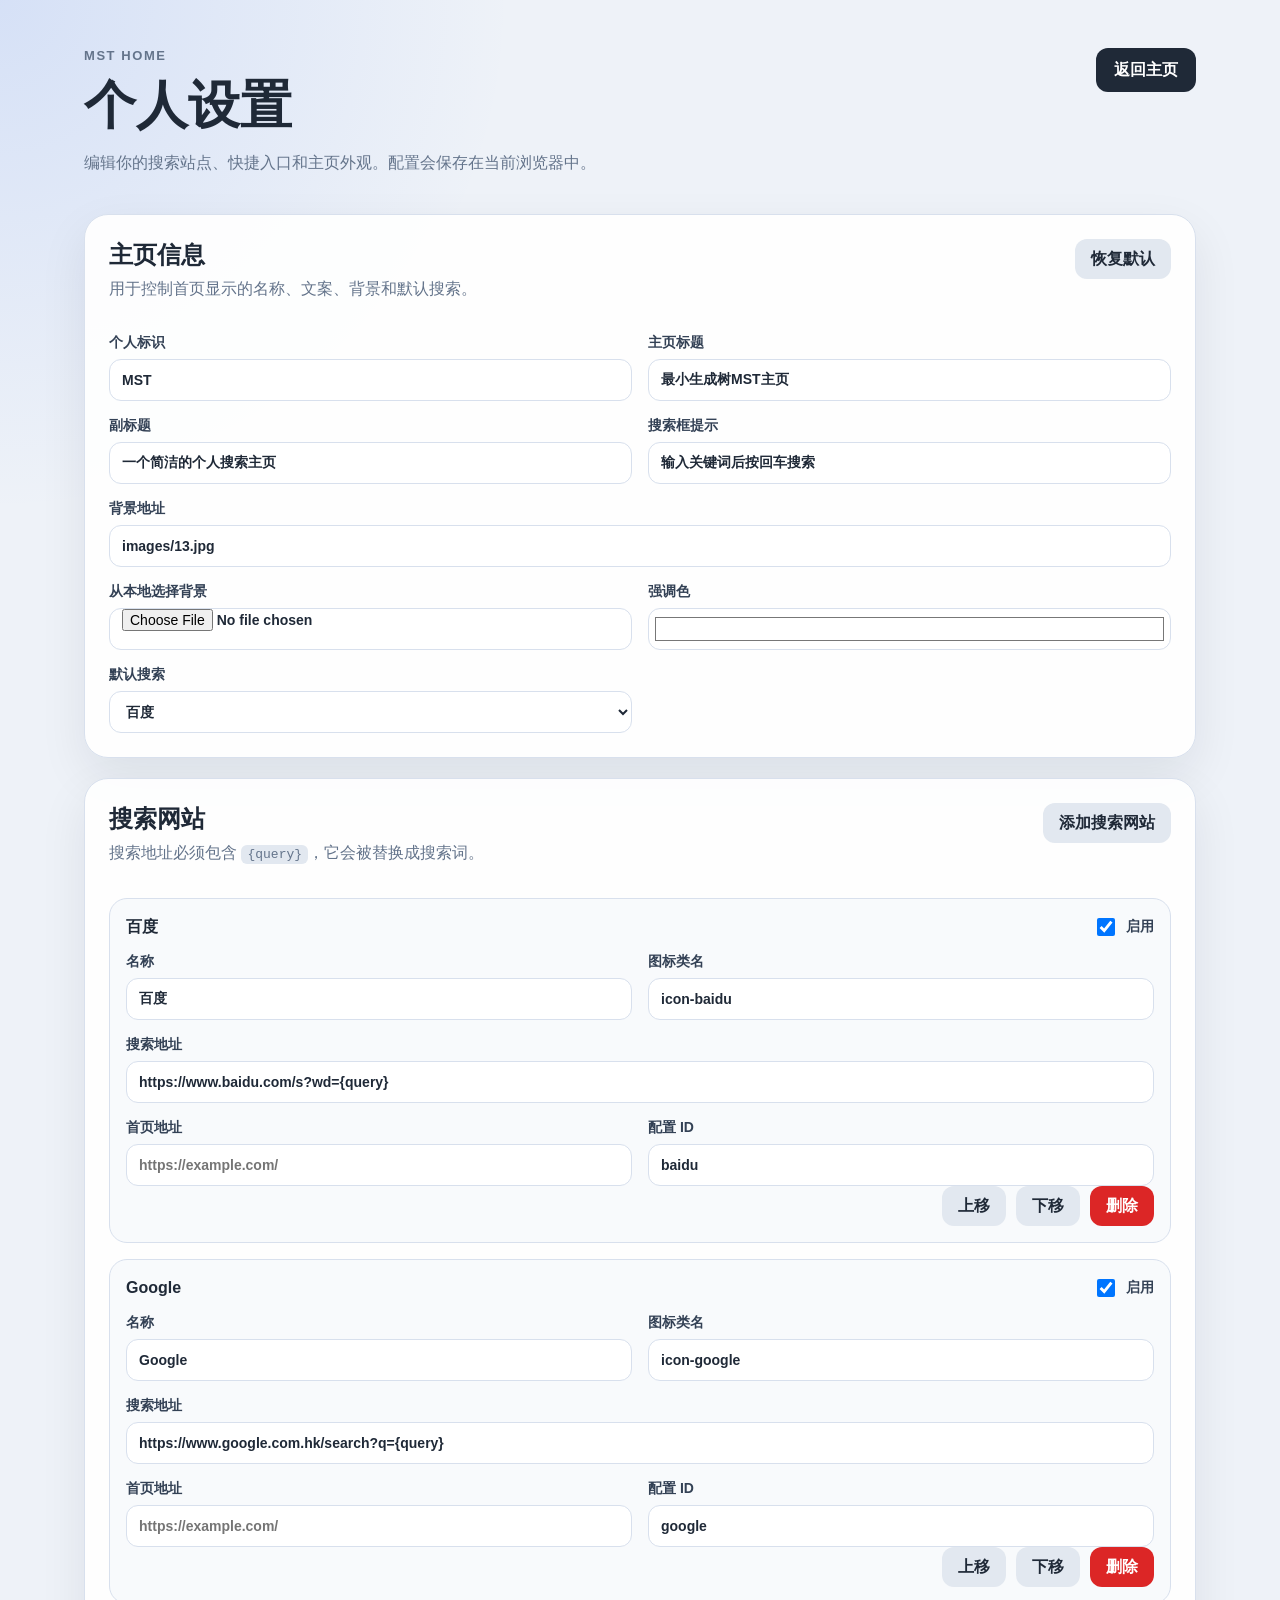
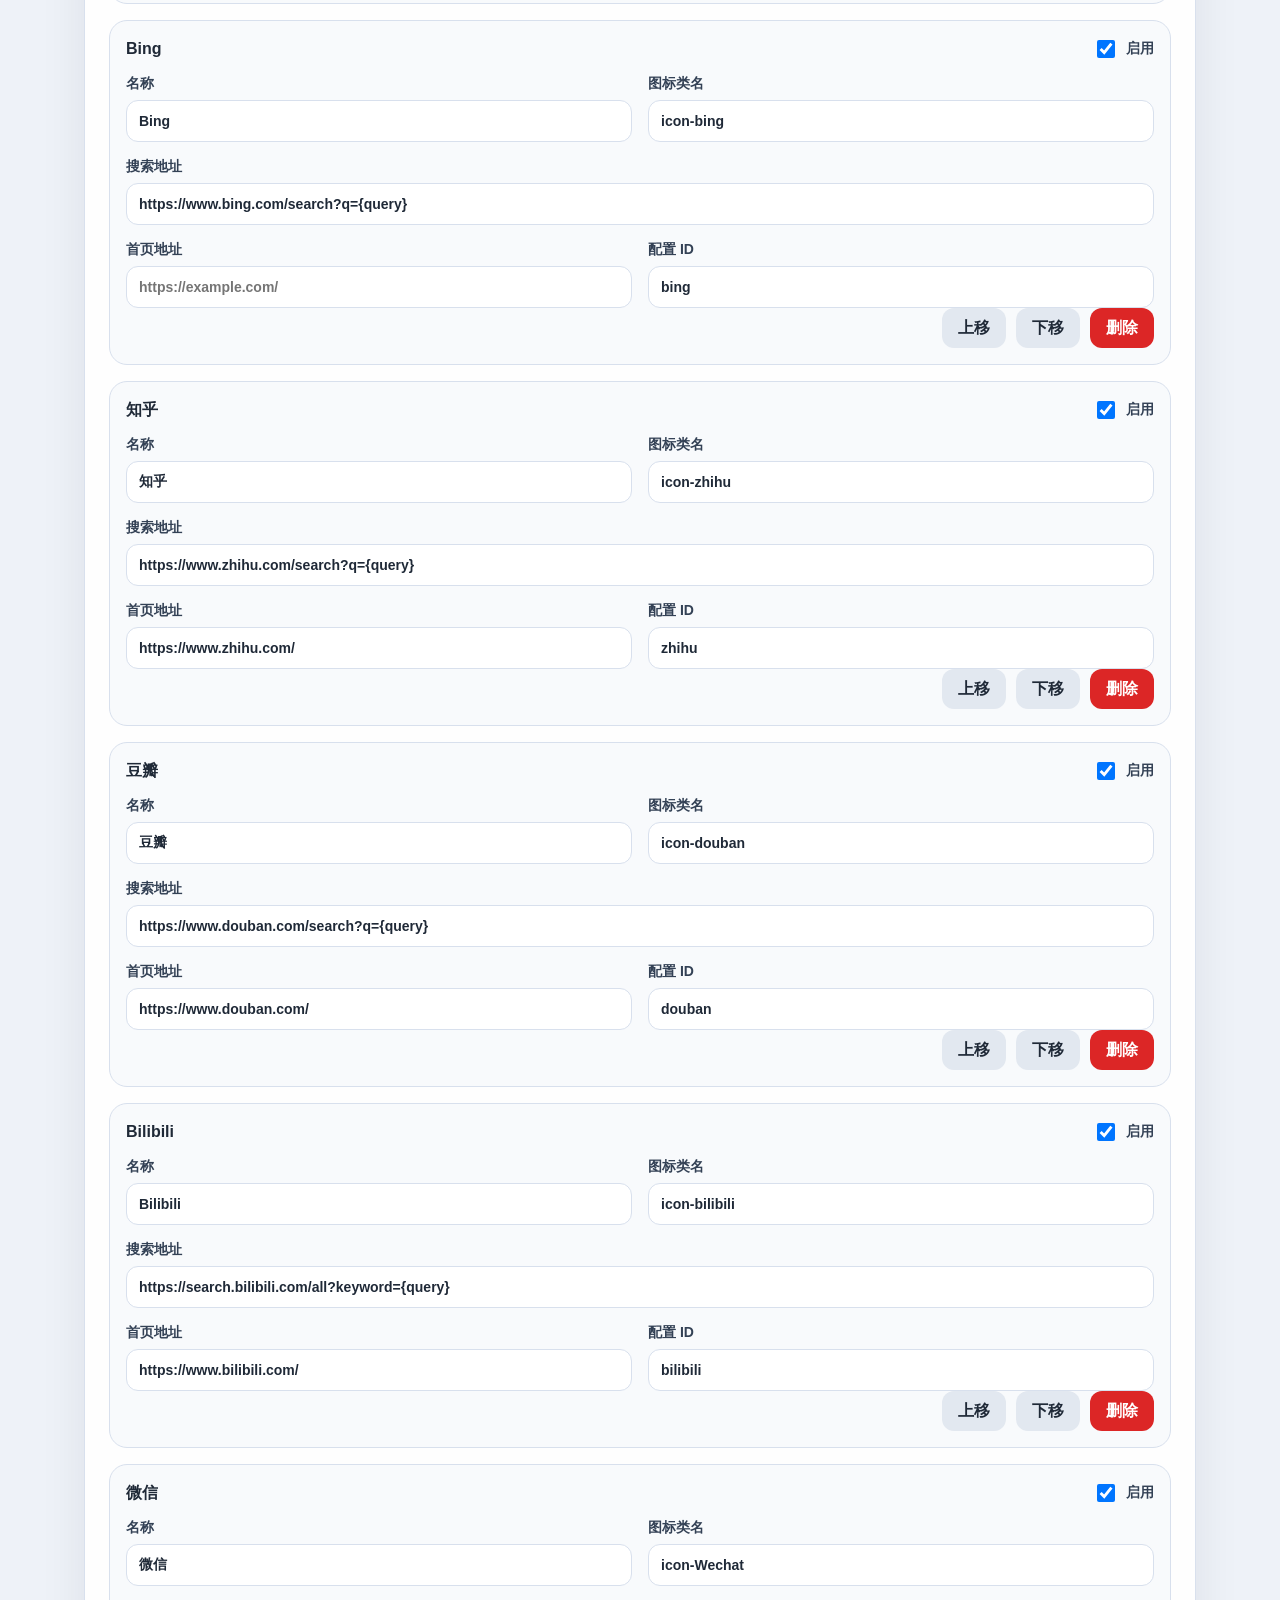
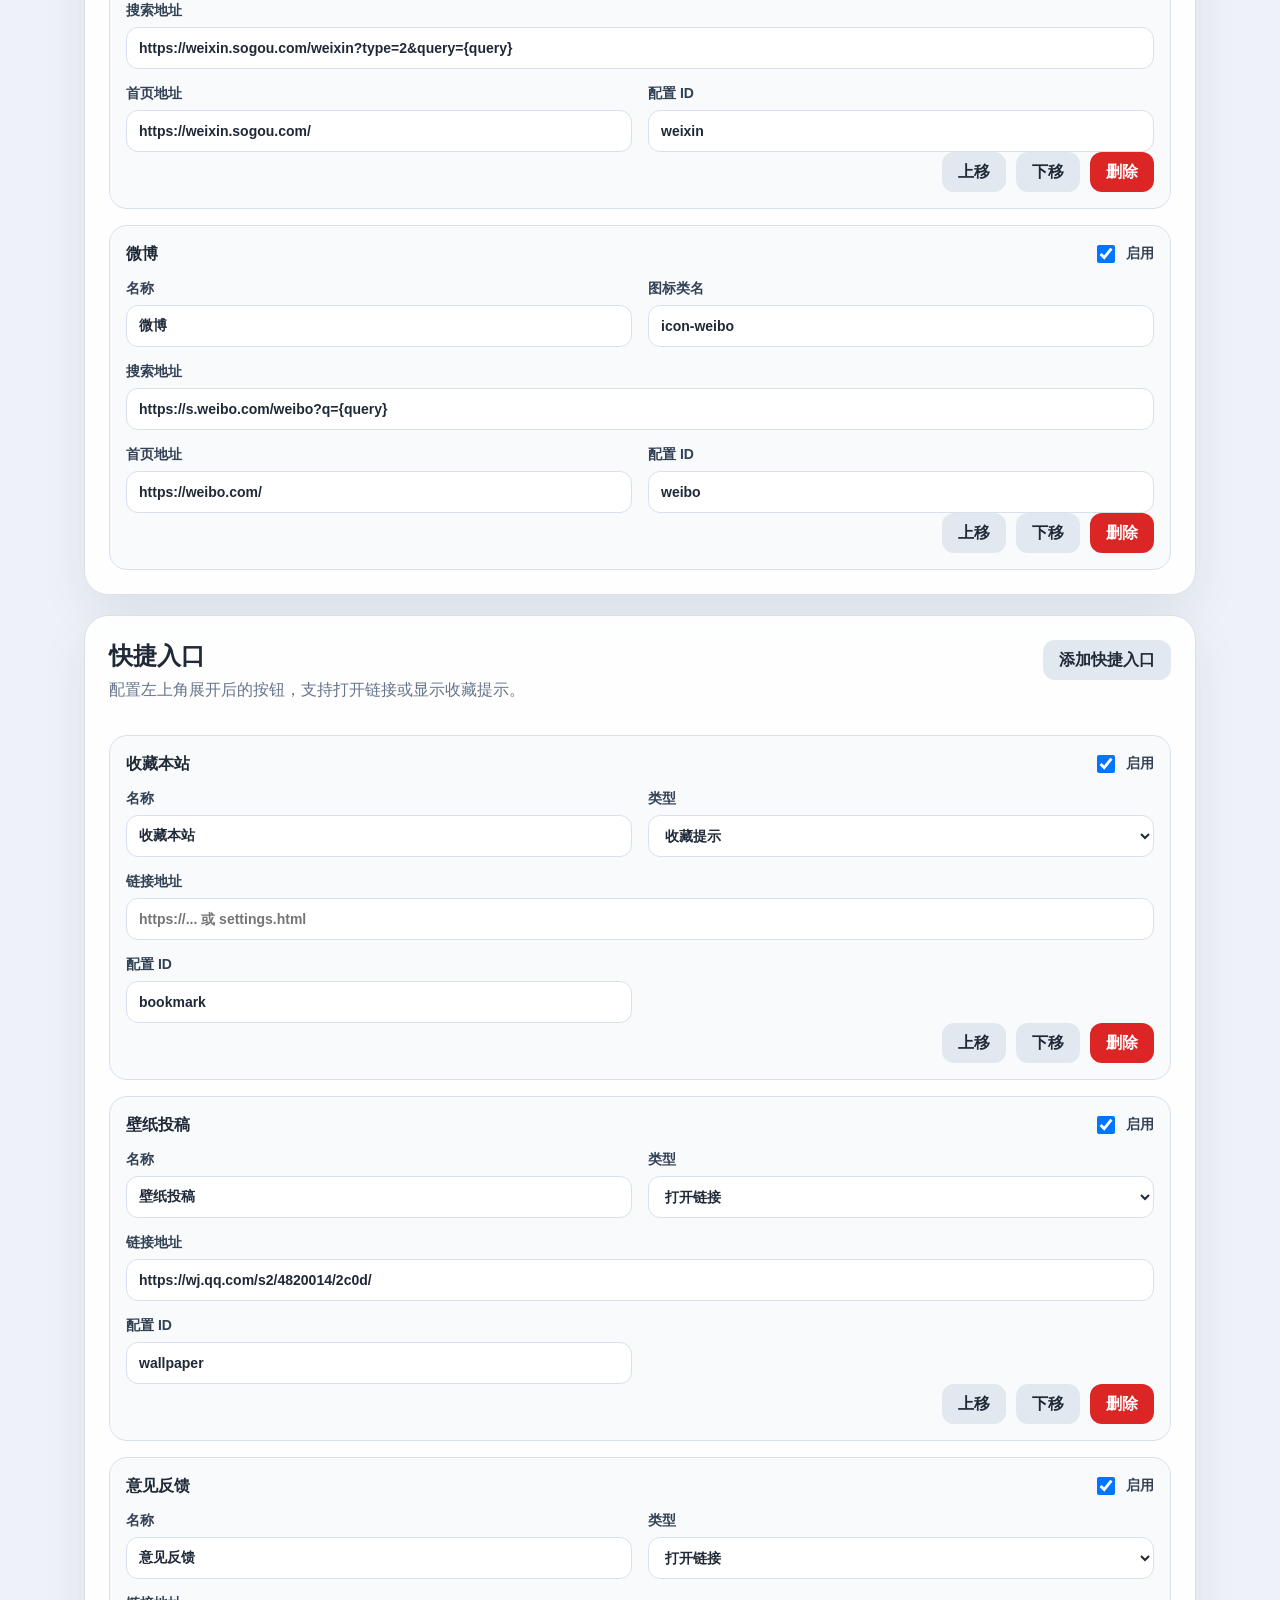
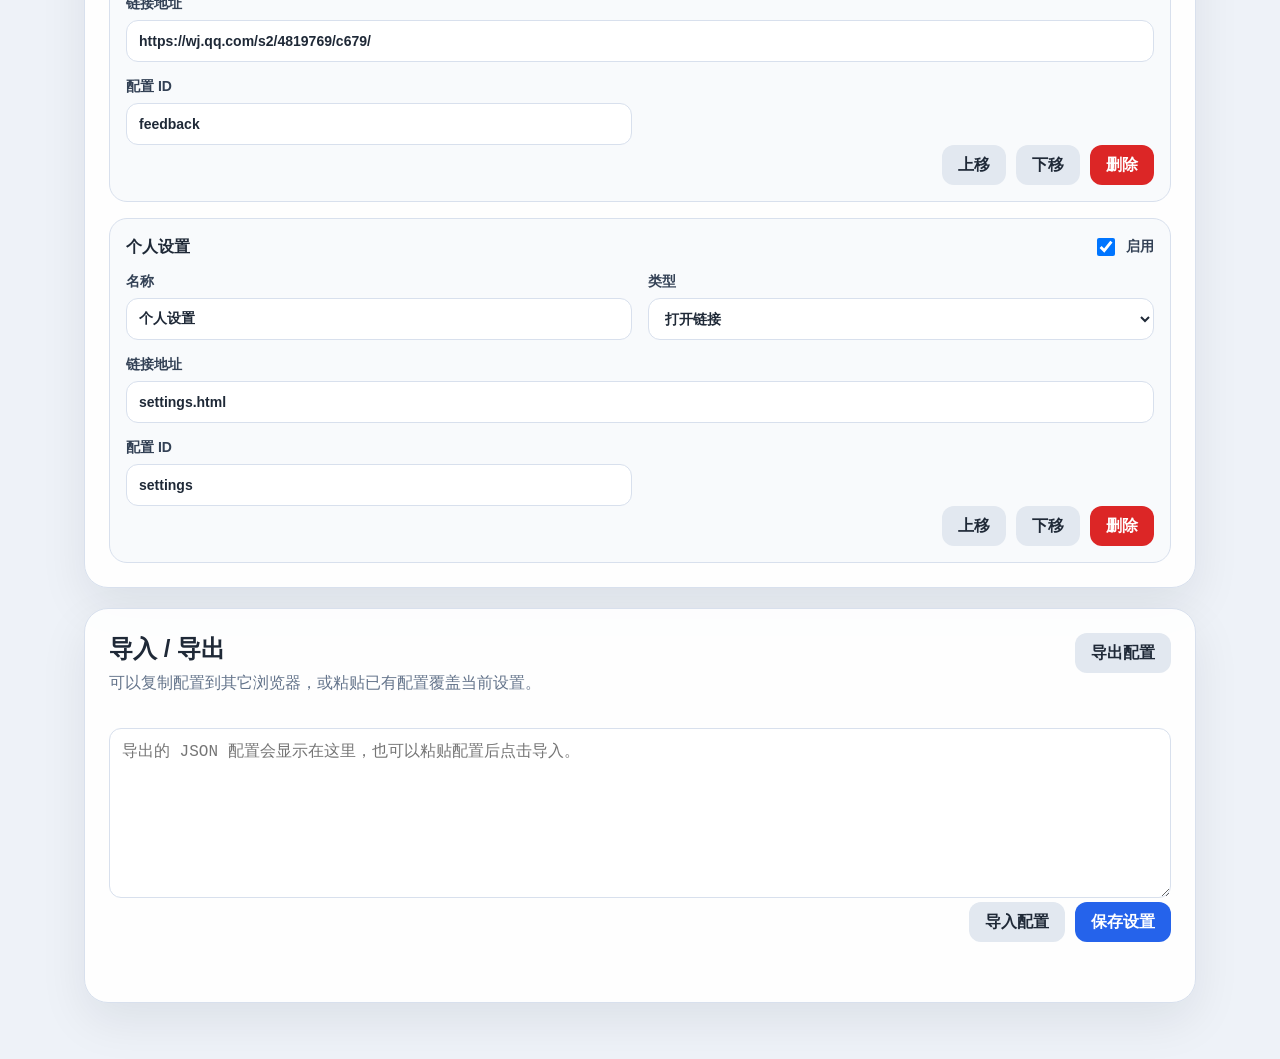
<file: settings.html>
<!DOCTYPE html>
<html lang="zh-CN">
<head>
    <meta charset="UTF-8">
    <meta name="viewport" content="width=device-width, initial-scale=1.0">
    <title>个人设置 - 最小生成树MST主页</title>
    <link rel="stylesheet" href="settings.css">
</head>
<body>
    <header class="settings-header">
        <div>
            <p class="eyebrow">MST Home</p>
            <h1>个人设置</h1>
            <p>编辑你的搜索站点、快捷入口和主页外观。配置会保存在当前浏览器中。</p>
        </div>
        <a class="back-link" href="index.html">返回主页</a>
    </header>

    <main class="settings-layout">
        <section class="card">
            <div class="card-heading">
                <div>
                    <h2>主页信息</h2>
                    <p>用于控制首页显示的名称、文案、背景和默认搜索。</p>
                </div>
                <button type="button" class="secondary" id="resetConfig">恢复默认</button>
            </div>

            <form class="grid-form" id="profileForm">
                <label>
                    个人标识
                    <input type="text" name="name" placeholder="例如 MST">
                </label>
                <label>
                    主页标题
                    <input type="text" name="title" placeholder="例如 我的搜索主页">
                </label>
                <label>
                    副标题
                    <input type="text" name="subtitle" placeholder="显示在标题下方">
                </label>
                <label>
                    搜索框提示
                    <input type="text" name="placeholder" placeholder="输入关键词后按回车搜索">
                </label>
                <label class="wide">
                    背景地址
                    <input type="text" name="background" placeholder="images/13.jpg 或 https://...">
                </label>
                <label>
                    从本地选择背景
                    <input type="file" id="backgroundFile" accept="image/*">
                </label>
                <label>
                    强调色
                    <input type="color" name="accentColor">
                </label>
                <label>
                    默认搜索
                    <select name="defaultEngineId" id="defaultEngine"></select>
                </label>
            </form>
        </section>

        <section class="card">
            <div class="card-heading">
                <div>
                    <h2>搜索网站</h2>
                    <p>搜索地址必须包含 <code>{query}</code>，它会被替换成搜索词。</p>
                </div>
                <button type="button" class="secondary" id="addEngine">添加搜索网站</button>
            </div>
            <div class="item-list" id="engineList"></div>
        </section>

        <section class="card">
            <div class="card-heading">
                <div>
                    <h2>快捷入口</h2>
                    <p>配置左上角展开后的按钮，支持打开链接或显示收藏提示。</p>
                </div>
                <button type="button" class="secondary" id="addAction">添加快捷入口</button>
            </div>
            <div class="item-list" id="actionList"></div>
        </section>

        <section class="card">
            <div class="card-heading">
                <div>
                    <h2>导入 / 导出</h2>
                    <p>可以复制配置到其它浏览器，或粘贴已有配置覆盖当前设置。</p>
                </div>
                <button type="button" class="secondary" id="exportConfig">导出配置</button>
            </div>
            <textarea id="configText" rows="8" spellcheck="false" placeholder="导出的 JSON 配置会显示在这里，也可以粘贴配置后点击导入。"></textarea>
            <div class="actions-row">
                <button type="button" class="secondary" id="importConfig">导入配置</button>
                <button type="button" class="primary" id="saveConfig">保存设置</button>
            </div>
            <p class="message" id="message" role="status"></p>
        </section>
    </main>

    <script src="config.js"></script>
    <script src="settings.js"></script>
</body>
</html>
</file>
<file: settings.css>
* {
    box-sizing: border-box;
}

:root {
    --bg: #eef2f8;
    --card: #ffffff;
    --text: #1f2937;
    --muted: #64748b;
    --border: #d8e0ed;
    --primary: #2563eb;
    --primary-dark: #1d4ed8;
}

body {
    margin: 0;
    color: var(--text);
    background:
        radial-gradient(circle at top left, rgba(37, 99, 235, 0.12), transparent 32rem),
        var(--bg);
    font-family: -apple-system, BlinkMacSystemFont, "Segoe UI", "Microsoft YaHei", sans-serif;
}

a {
    color: inherit;
    text-decoration: none;
}

button,
input,
select,
textarea {
    font: inherit;
}

.settings-header {
    display: flex;
    align-items: flex-start;
    justify-content: space-between;
    gap: 24px;
    max-width: 1160px;
    margin: 0 auto;
    padding: 48px 24px 24px;
}

.eyebrow {
    margin: 0 0 8px;
    color: var(--primary);
    font-size: 13px;
    font-weight: 800;
    letter-spacing: 0.12em;
    text-transform: uppercase;
}

h1,
h2,
p {
    margin-top: 0;
}

h1 {
    margin-bottom: 12px;
    font-size: clamp(32px, 5vw, 52px);
}

h2 {
    margin-bottom: 8px;
}

.settings-header p,
.card-heading p {
    color: var(--muted);
}

.back-link,
button {
    border: 0;
    border-radius: 12px;
    cursor: pointer;
    font-weight: 700;
}

.back-link {
    display: inline-flex;
    align-items: center;
    min-height: 44px;
    padding: 0 18px;
    color: #ffffff;
    background: var(--text);
    white-space: nowrap;
}

.settings-layout {
    display: grid;
    gap: 20px;
    max-width: 1160px;
    margin: 0 auto 56px;
    padding: 0 24px;
}

.card {
    border: 1px solid var(--border);
    border-radius: 24px;
    background: rgba(255, 255, 255, 0.92);
    box-shadow: 0 18px 48px rgba(15, 23, 42, 0.08);
    padding: 24px;
}

.card-heading {
    display: flex;
    align-items: flex-start;
    justify-content: space-between;
    gap: 18px;
    margin-bottom: 18px;
}

.grid-form,
.item-grid {
    display: grid;
    grid-template-columns: repeat(2, minmax(0, 1fr));
    gap: 16px;
}

label {
    display: grid;
    gap: 7px;
    color: #334155;
    font-size: 14px;
    font-weight: 700;
}

.wide {
    grid-column: 1 / -1;
}

input,
select,
textarea {
    width: 100%;
    border: 1px solid var(--border);
    border-radius: 12px;
    outline: 0;
    color: var(--text);
    background: #ffffff;
}

input,
select {
    height: 42px;
    padding: 0 12px;
}

input[type="color"] {
    padding: 4px;
}

input[type="checkbox"] {
    width: 18px;
    height: 18px;
}

input:focus,
select:focus,
textarea:focus {
    border-color: var(--primary);
    box-shadow: 0 0 0 3px rgba(37, 99, 235, 0.14);
}

textarea {
    min-height: 160px;
    padding: 12px;
    font-family: "SFMono-Regular", Consolas, "Liberation Mono", monospace;
    resize: vertical;
}

.primary,
.secondary,
.danger {
    min-height: 40px;
    padding: 0 16px;
}

.primary {
    color: #ffffff;
    background: var(--primary);
}

.primary:hover {
    background: var(--primary-dark);
}

.secondary {
    color: var(--text);
    background: #e2e8f0;
}

.secondary:hover {
    background: #cbd5e1;
}

.danger {
    color: #ffffff;
    background: #dc2626;
}

.danger:hover {
    background: #b91c1c;
}

.item-list {
    display: grid;
    gap: 16px;
}

.item-card {
    border: 1px solid var(--border);
    border-radius: 18px;
    background: #f8fafc;
    padding: 16px;
}

.item-top {
    display: flex;
    align-items: center;
    justify-content: space-between;
    gap: 12px;
    margin-bottom: 14px;
}

.item-top strong {
    overflow: hidden;
    text-overflow: ellipsis;
    white-space: nowrap;
}

.item-controls,
.actions-row {
    display: flex;
    flex-wrap: wrap;
    gap: 10px;
    justify-content: flex-end;
}

.check-label {
    display: inline-flex;
    grid-auto-flow: column;
    align-items: center;
    justify-content: start;
    gap: 8px;
}

code {
    padding: 2px 6px;
    border-radius: 6px;
    background: #e2e8f0;
}

.message {
    min-height: 22px;
    margin: 14px 0 0;
    color: var(--primary-dark);
    font-weight: 700;
}

@media (max-width: 760px) {
    .settings-header,
    .card-heading {
        display: grid;
    }

    .back-link {
        justify-content: center;
    }

    .grid-form,
    .item-grid {
        grid-template-columns: 1fr;
    }

    .wide {
        grid-column: auto;
    }

    .item-top {
        align-items: flex-start;
        flex-direction: column;
    }

    .item-controls,
    .actions-row {
        justify-content: stretch;
    }

    .item-controls button,
    .actions-row button {
        flex: 1;
    }
}
</file>
